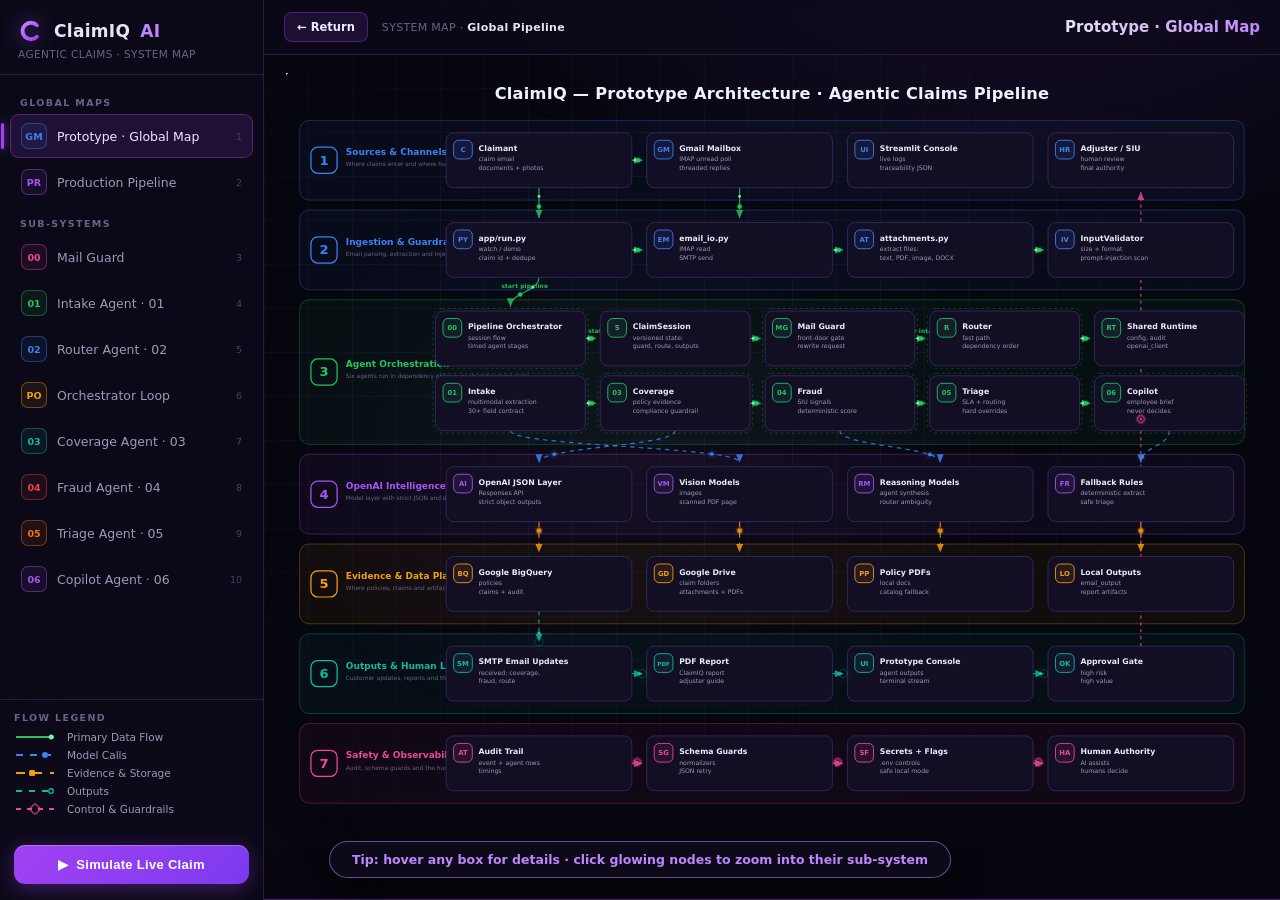
<file: claimiq_system_map.html>
<!DOCTYPE html>
<html lang="en">
<head>
<meta charset="UTF-8">
<meta name="viewport" content="width=device-width, initial-scale=1.0">
<title>ClaimIQ · Interactive System Map</title>
<style>
:root{
  color-scheme: dark;
  --bg:#06060e; --panel:#0d0b1a; --panel2:#120e24; --line:#251d42;
  --txt:#e8e4f4; --dim:#9f98b8; --faint:#6a6288;
  --green:#22c55e; --blue:#3b82f6; --amber:#f59e0b; --teal:#14b8a6; --pink:#ec4899; --purple:#a142f4; --violet:#c084fc;
}
*{margin:0;padding:0;box-sizing:border-box}
html,body{height:100%}
body{background:var(--bg);color:var(--txt);font-family:Inter,"Segoe UI",system-ui,Arial,sans-serif;overflow:hidden}
#bgfx{position:fixed;inset:0;z-index:0;pointer-events:none;
  background:
   radial-gradient(1000px 600px at 80% -10%, rgba(161,66,244,.13), transparent 60%),
   radial-gradient(900px 700px at -10% 110%, rgba(236,72,153,.07), transparent 60%),
   radial-gradient(700px 500px at 50% 50%, rgba(192,132,252,.05), transparent 60%);}
#bgfx::after{content:"";position:absolute;inset:0;
  background-image:linear-gradient(rgba(192,132,252,.05) 1px,transparent 1px),linear-gradient(90deg,rgba(192,132,252,.05) 1px,transparent 1px);
  background-size:44px 44px;mask-image:radial-gradient(ellipse at 50% 40%,#000 30%,transparent 75%);
  animation:gridDrift 24s linear infinite}
@keyframes gridDrift{to{background-position:44px 44px}}

#app{position:relative;z-index:1;display:flex;height:100vh}

/* ============ SIDEBAR ============ */
#sidebar{width:264px;min-width:264px;height:100%;display:flex;flex-direction:column;
  background:rgba(13,11,26,.88);backdrop-filter:blur(14px);border-right:1px solid var(--line)}
#brand{padding:18px 18px 14px;border-bottom:1px solid var(--line)}
#brand h1{font-size:17px;font-weight:800;letter-spacing:.3px;display:flex;align-items:center;gap:10px}
#brand h1 .logomark{width:26px;height:26px;flex-shrink:0;filter:drop-shadow(0 0 10px rgba(161,66,244,.7));animation:brandPulse 2.6s ease-in-out infinite}
@keyframes brandPulse{50%{filter:drop-shadow(0 0 18px rgba(192,132,252,.95))}}
#brand p{font-size:10.5px;color:var(--faint);margin-top:4px;letter-spacing:.4px}
#nav{flex:1;overflow-y:auto;padding:10px 10px 6px}
#nav::-webkit-scrollbar{width:5px}#nav::-webkit-scrollbar-thumb{background:var(--line);border-radius:3px}
.navhead{font-size:9.5px;font-weight:700;color:var(--faint);letter-spacing:1.4px;padding:12px 10px 6px}
.navitem{display:flex;align-items:center;gap:10px;padding:8px 10px;border-radius:9px;cursor:pointer;
  font-size:12.5px;color:var(--dim);border:1px solid transparent;transition:all .18s;margin-bottom:2px;position:relative}
.navitem:hover{background:rgba(161,66,244,.09);color:var(--txt);transform:translateX(3px)}
.navitem.active{background:rgba(161,66,244,.14);border-color:rgba(161,66,244,.38);color:#ede9fe}
.navitem.active::before{content:"";position:absolute;left:-10px;top:20%;height:60%;width:3px;border-radius:2px;background:var(--purple);box-shadow:0 0 8px var(--purple)}
.navitem .ic{width:26px;height:26px;border-radius:7px;display:flex;align-items:center;justify-content:center;
  font-size:9.5px;font-weight:800;flex-shrink:0;border:1px solid}
.navitem.simhot .ic{animation:icPulse 1s ease-in-out infinite}
@keyframes icPulse{50%{transform:scale(1.18);filter:brightness(1.6)}}
#legend{padding:12px 14px;border-top:1px solid var(--line)}
#legend h3{font-size:9.5px;font-weight:700;color:var(--faint);letter-spacing:1.4px;margin-bottom:8px}
.lrow{display:flex;align-items:center;gap:9px;margin-bottom:6px;font-size:10.5px;color:var(--dim)}
.lrow svg{flex-shrink:0}
#simbtn{margin:12px 14px 16px;padding:12px;border:none;border-radius:11px;cursor:pointer;
  font-size:13px;font-weight:800;letter-spacing:.3px;color:#fff;
  background:linear-gradient(135deg,#a142f4,#7c3aed);
  box-shadow:0 4px 20px rgba(161,66,244,.35), inset 0 1px 0 rgba(255,255,255,.25);
  transition:all .2s;display:flex;align-items:center;justify-content:center;gap:8px}
#simbtn:hover{transform:translateY(-2px);box-shadow:0 8px 28px rgba(161,66,244,.5)}
#simbtn.running{background:linear-gradient(135deg,#f87171,#ec4899);color:#1c0410;box-shadow:0 4px 20px rgba(236,72,153,.4)}

/* ============ STAGE ============ */
#stage{flex:1;display:flex;flex-direction:column;min-width:0}
#topbar{display:flex;align-items:center;gap:14px;padding:12px 20px;border-bottom:1px solid var(--line);
  background:rgba(13,11,26,.7);backdrop-filter:blur(10px)}
#returnhome{display:flex;align-items:center;gap:7px;padding:7px 12px;border-radius:8px;
  font-size:11.5px;font-weight:800;color:#ede9fe;text-decoration:none;
  background:rgba(161,66,244,.12);border:1px solid rgba(161,66,244,.36);transition:all .18s;white-space:nowrap}
#returnhome:hover{background:rgba(161,66,244,.24);transform:translateX(-2px)}
#backbtn{display:none;align-items:center;gap:6px;padding:6px 12px;border-radius:8px;cursor:pointer;
  font-size:11.5px;font-weight:700;color:#c084fc;background:rgba(161,66,244,.12);border:1px solid rgba(161,66,244,.35);transition:all .18s}
#backbtn:hover{background:rgba(161,66,244,.25);transform:translateX(-2px)}
#backbtn.show{display:flex}
#crumb{font-size:11px;color:var(--faint);letter-spacing:.3px}
#crumb b{color:var(--txt);font-weight:700}
#viewtitle{font-size:15px;font-weight:800;margin-left:auto;background:linear-gradient(90deg,#e8e4f4,#c084fc);-webkit-background-clip:text;background-clip:text;color:transparent}
#viewport{flex:1;overflow:auto;position:relative;transition:transform .38s cubic-bezier(.5,0,.75,0),opacity .38s}
#viewport::-webkit-scrollbar{width:8px;height:8px}#viewport::-webkit-scrollbar-thumb{background:var(--line);border-radius:4px}
#viewport.zoomOut{transform:scale(1.9);opacity:0}
#viewport.zoomIn{animation:zin .55s cubic-bezier(.16,1,.3,1)}
@keyframes zin{from{transform:scale(.82);opacity:0}to{transform:scale(1);opacity:1}}
#canvasHolder{padding:18px 22px 30px;min-height:100%}
#canvas{width:100%;height:auto;display:block;max-width:1680px;margin:0 auto}

/* SVG element styling */
.band rect.bandbox{transition:filter .3s}
.band{animation:bandIn .7s cubic-bezier(.16,1,.3,1) both}
@keyframes bandIn{from{opacity:0;transform:translateY(26px)}to{opacity:1;transform:none}}
.node{cursor:default}
.node .nbox{transition:stroke .2s, filter .2s}
.node:hover .nbox{stroke:#c084fc;filter:url(#softglow)}
.node.linked{cursor:pointer}
.node.linked .nbox{stroke-dasharray:none}
.node.linked:hover .nbox{stroke:#fff;filter:url(#softglow)}
.node.linked .zoomhint{opacity:0;transition:opacity .2s}
.node.linked:hover .zoomhint{opacity:1}
.node.linked .linkring{animation:linkBreath 3s ease-in-out infinite}
@keyframes linkBreath{50%{opacity:.75}}
.node.sim-on .nbox{stroke-width:2.4;filter:url(#glow)}
.node.sim-on .simring{animation:simRing 1.1s ease-out infinite}
@keyframes simRing{0%{opacity:.9;transform:scale(1)}100%{opacity:0;transform:scale(1.13)}}
.simring{transform-box:fill-box;transform-origin:center;opacity:0}

/* edge base animations */
.e-green{}
.e-blue{stroke-dasharray:7 7;animation:dashFlow 1.1s linear infinite}
.e-amber{stroke-dasharray:9 8;animation:dashFlow 3.2s linear infinite, ambPulse 3.2s ease-in-out infinite}
.e-teal{stroke-dasharray:6 7;animation:dashFlow 1.5s linear infinite}
.e-pink{stroke-dasharray:5 6;animation:dashFlow 2s linear infinite, pinkFlash 2.4s ease-in-out infinite}
@keyframes dashFlow{to{stroke-dashoffset:-30}}
@keyframes ambPulse{50%{opacity:.45}}
@keyframes pinkFlash{0%,78%,100%{opacity:.85}86%{opacity:.25}92%{opacity:1}}
.elabel{font-size:9.5px;font-weight:700;letter-spacing:.2px}

/* ============ SIM HUD — LIVE CLAIM LOG (docked at bottom, never overlaps diagram) ============ */
#hud{flex-shrink:0;display:flex;align-items:stretch;overflow:hidden;
  background:rgba(13,11,26,.96);backdrop-filter:blur(16px);border-top:1px solid rgba(161,66,244,.4);
  box-shadow:0 -10px 34px rgba(0,0,0,.5);max-height:0;transition:max-height .45s cubic-bezier(.16,1,.3,1)}
#hud.show{max-height:176px}
#hud .hudtop{width:320px;min-width:320px;padding:12px 16px;border-right:1px solid var(--line);display:flex;flex-direction:column;gap:6px}
#hudtag{font-size:9px;font-weight:800;letter-spacing:1.6px;color:var(--faint)}
#hudphase{font-size:12.5px;font-weight:800;color:#c084fc;display:flex;align-items:center;gap:8px}
#hudphase .live{width:8px;height:8px;border-radius:50%;background:#f87171;animation:liveBlink 1s infinite;flex-shrink:0}
@keyframes liveBlink{50%{opacity:.25}}
#huddesc{font-size:10.5px;color:var(--dim);line-height:1.45;flex:1}
#hudbar{height:4px;background:var(--line);border-radius:2px;overflow:hidden}
#hudfill{height:100%;width:0%;background:linear-gradient(90deg,var(--purple),var(--violet),var(--teal));transition:width .5s;box-shadow:0 0 10px rgba(161,66,244,.8)}
#hudlog{flex:1;overflow-y:auto;padding:10px 16px;max-height:176px}
#hudlog::-webkit-scrollbar{width:4px}#hudlog::-webkit-scrollbar-thumb{background:var(--line)}
.logline{display:flex;gap:8px;align-items:flex-start;font-size:10.5px;color:var(--dim);padding:3.5px 0;
  animation:logIn .3s both}
@keyframes logIn{from{opacity:0;transform:translateX(14px)}to{opacity:1;transform:none}}
.logline .ldot{width:7px;height:7px;border-radius:50%;margin-top:3px;flex-shrink:0;box-shadow:0 0 8px currentColor}
.logline .lt{color:#cbd5e1}
.logline .lts{margin-left:auto;color:var(--faint);font-size:9px;flex-shrink:0;padding-top:1px}

/* toast */
#toast{position:absolute;bottom:22px;left:50%;transform:translate(-50%,80px);z-index:6;
  padding:10px 22px;border-radius:99px;font-size:12.5px;font-weight:700;
  background:rgba(13,11,26,.95);border:1px solid rgba(192,132,252,.5);color:#c084fc;
  box-shadow:0 8px 30px rgba(0,0,0,.5);transition:transform .45s cubic-bezier(.16,1,.3,1);pointer-events:none}
#toast.show{transform:translate(-50%,0)}

/* tooltip */
#tip{position:fixed;z-index:9;pointer-events:none;max-width:320px;padding:11px 13px;border-radius:11px;
  background:rgba(18,14,36,.98);border:1px solid rgba(161,66,244,.45);box-shadow:0 10px 34px rgba(0,0,0,.65);
  font-size:11px;color:var(--dim);opacity:0;transition:opacity .12s;line-height:1.55}
#tip b{color:var(--txt);font-size:12px;display:block;margin-bottom:3px}
#tip .tdet{display:block;color:#cfc8e6;margin-bottom:5px}
#tip .tchips{display:flex;flex-wrap:wrap;gap:4px}
#tip .tchips span{padding:2px 7px;border-radius:99px;font-size:9px;font-weight:700;letter-spacing:.2px;
  background:rgba(161,66,244,.12);border:1px solid rgba(161,66,244,.3);color:#c8b8ea}
#tip .go{color:#c084fc;font-weight:700;margin-top:6px;display:block}

@media (hover:hover) and (pointer:fine){
body.claimiq-cursor-enabled,
body.claimiq-cursor-enabled a,
body.claimiq-cursor-enabled button,
body.claimiq-cursor-enabled .navitem,
body.claimiq-cursor-enabled .node.linked{cursor:none}
.claimiq-cursor,.claimiq-cursor-dot{position:fixed;left:0;top:0;z-index:9999;pointer-events:none;opacity:0;
  transform:translate3d(var(--cursor-x,-120px),var(--cursor-y,-120px),0) translate(-50%,-50%);
  transition:opacity .18s ease,width .18s ease,height .18s ease,border-color .18s ease,background .18s ease}
.claimiq-cursor{width:20px;height:20px;border:1px solid rgba(216,180,254,.78);border-radius:50%;
  background:radial-gradient(circle,rgba(255,255,255,.28) 0 18%,transparent 20%),linear-gradient(135deg,rgba(216,180,254,.26),rgba(161,66,244,.12));
  box-shadow:0 0 14px rgba(216,180,254,.34),0 0 24px rgba(161,66,244,.2);backdrop-filter:blur(3px);mix-blend-mode:screen}
.claimiq-cursor::after{content:"";position:absolute;inset:5px;border:1px solid rgba(255,255,255,.35);border-radius:inherit}
.claimiq-cursor-dot{width:4px;height:4px;border-radius:50%;background:#f5e8ff;box-shadow:0 0 10px rgba(216,180,254,.82)}
body.claimiq-cursor-visible .claimiq-cursor,body.claimiq-cursor-visible .claimiq-cursor-dot{opacity:1}
body.claimiq-cursor-hover .claimiq-cursor{width:32px;height:32px;border-color:rgba(233,213,255,.88);
  background:radial-gradient(circle,rgba(255,255,255,.22) 0 20%,transparent 22%),linear-gradient(135deg,rgba(233,213,255,.34),rgba(161,66,244,.16))}
body.claimiq-cursor-pressed .claimiq-cursor{width:16px;height:16px}
}

@media (max-width:860px){#sidebar{width:210px;min-width:210px}}
</style>
</head>
<body>
<div id="bgfx"></div>
<div id="app">
  <aside id="sidebar">
    <div id="brand">
      <h1><svg class="logomark" viewBox="0 0 200 176" xmlns="http://www.w3.org/2000/svg" aria-hidden="true">
        <defs><linearGradient id="lgrad" x1="0" y1="0" x2="1" y2="1">
          <stop offset="0" stop-color="#c084fc"/><stop offset="1" stop-color="#a142f4"/>
        </linearGradient></defs>
        <path d="M 145.3 43.7 A 64 64 0 1 0 145.3 132.3" stroke="url(#lgrad)" stroke-width="30" stroke-linecap="round" fill="none"/>
      </svg>ClaimIQ <span style="color:var(--violet);font-weight:600">AI</span></h1>
      <p>AGENTIC CLAIMS · SYSTEM MAP</p>
    </div>
    <nav id="nav"></nav>
    <div id="legend">
      <h3>FLOW LEGEND</h3>
      <div id="legendrows"></div>
    </div>
    <button id="simbtn">▶&nbsp; Simulate Live Claim</button>
  </aside>
  <main id="stage">
    <div id="topbar">
      <a id="returnhome" href="index.html" aria-label="Return to ClaimIQ home">← Return</a>
      <div id="backbtn">← Global Map</div>
      <div id="crumb"></div>
      <div id="viewtitle"></div>
    </div>
    <div id="viewport"><div id="canvasHolder"><svg id="canvas" xmlns="http://www.w3.org/2000/svg"></svg></div></div>
    <div id="hud">
      <div class="hudtop">
        <div id="hudtag">LIVE CLAIM LOG</div>
        <div id="hudphase"><span class="live"></span><span id="hudphasetxt"></span></div>
        <div id="huddesc"></div>
        <div id="hudbar"><div id="hudfill"></div></div>
      </div>
      <div id="hudlog"></div>
    </div>
    <div id="toast"></div>
  </main>
</div>
<div id="tip"></div>

<script>
/* ================= TOKENS ================= */
const TOK={
  green:{c:'#22c55e', label:'Primary Data Flow', anim:'particles'},
  blue:{c:'#3b82f6', label:'Model Calls', anim:'pulse'},
  amber:{c:'#f59e0b', label:'Evidence & Storage', anim:'packet'},
  teal:{c:'#14b8a6', label:'Outputs', anim:'ripple'},
  pink:{c:'#ec4899', label:'Control & Guardrails', anim:'flash'}
};
const BANDC={blue:'#3b82f6',green:'#22c55e',purple:'#a855f7',teal:'#14b8a6',pink:'#ec4899',amber:'#f59e0b'};

/* ================= VIEW DATA ================= */
/* n: [id, badge, title, [sublines], linkViewId?] */
const VIEWS=[
{id:'prototype',nav:'Prototype · Global Map',title:'ClaimIQ — Prototype Architecture · Agentic Claims Pipeline',group:'GLOBAL MAPS',icon:'GM',iconc:'#3b82f6',
 rows:[
  {n:'1',label:'Sources & Channels',color:'blue',desc:'Where claims enter and where humans watch',nodes:[
    ['pr_c','C','Claimant',['claim email','documents + photos']],
    ['pr_gm','GM','Gmail Mailbox',['IMAP unread poll','threaded replies']],
    ['pr_ui','UI','Streamlit Console',['live logs','traceability JSON']],
    ['pr_hr','HR','Adjuster / SIU',['human review','final authority']]]},
  {n:'2',label:'Ingestion & Guardrails',color:'blue',desc:'Email parsing, extraction and injection defense',nodes:[
    ['pr_py','PY','app/run.py',['watch / demo','claim id + dedupe']],
    ['pr_em','EM','email_io.py',['IMAP read','SMTP send']],
    ['pr_at','AT','attachments.py',['extract files:','text, PDF, image, DOCX']],
    ['pr_iv','IV','InputValidator',['size + format','prompt-injection scan']]]},
  {n:'3',label:'Agent Orchestration',color:'green',desc:'Six agents run in dependency order over shared session state',nodes:[
    ['pr_00','00','Pipeline Orchestrator',['session flow','timed agent stages'],'orchestrator'],
    ['pr_s','S','ClaimSession',['versioned state:','guard, route, outputs']],
    ['pr_mg','MG','Mail Guard',['front-door gate','rewrite request'],'mailguard'],
    ['pr_r','R','Router',['fast path','dependency order'],'router'],
    ['pr_rt','RT','Shared Runtime',['config, audit','openai_client']]],
   nodes2:[
    ['pr_01','01','Intake',['multimodal extraction','30+ field contract'],'intake'],
    ['pr_03','03','Coverage',['policy evidence','compliance guardrail'],'coverage'],
    ['pr_04','04','Fraud',['SIU signals','deterministic score'],'fraud'],
    ['pr_05','05','Triage',['SLA + routing','hard overrides'],'triage'],
    ['pr_06','06','Copilot',['employee brief','never decides'],'copilot']]},
  {n:'4',label:'OpenAI Intelligence',color:'purple',desc:'Model layer with strict JSON and deterministic fallbacks',nodes:[
    ['pr_json','AI','OpenAI JSON Layer',['Responses API','strict object outputs']],
    ['pr_vis','VM','Vision Models',['images','scanned PDF page']],
    ['pr_res','RM','Reasoning Models',['agent synthesis','router ambiguity']],
    ['pr_fbr','FR','Fallback Rules',['deterministic extract','safe triage']]]},
  {n:'5',label:'Evidence & Data Plane',color:'amber',desc:'Where policies, claims and artifacts live',nodes:[
    ['pr_bq','BQ','Google BigQuery',['policies','claims + audit']],
    ['pr_gd','GD','Google Drive',['claim folders','attachments + PDFs']],
    ['pr_pdf','PP','Policy PDFs',['local docs','catalog fallback']],
    ['pr_lo','LO','Local Outputs',['email_output','report artifacts']]]},
  {n:'6',label:'Outputs & Human Loop',color:'teal',desc:'Customer updates, reports and the approval gate',nodes:[
    ['pr_sm','SM','SMTP Email Updates',['received; coverage,','fraud, route']],
    ['pr_rep','PDF','PDF Report',['ClaimIQ report','adjuster guide']],
    ['pr_con','UI','Prototype Console',['agent outputs','terminal stream']],
    ['pr_ok','OK','Approval Gate',['high risk','high value']]]},
  {n:'7',label:'Safety & Observability',color:'pink',desc:'Audit, schema guards and the human authority rule',nodes:[
    ['pr_audit','AT','Audit Trail',['event + agent rows','timings']],
    ['pr_sch','SG','Schema Guards',['normalizers','JSON retry']],
    ['pr_sec','SF','Secrets + Flags',['.env controls','safe local mode']],
    ['pr_hum','HA','Human Authority',['AI assists','humans decide']]]}],
 edges:[
  ['pr_c','pr_gm','green'],['pr_gm','pr_em','green'],['pr_c','pr_py','green'],
  ['pr_py','pr_em','green'],['pr_em','pr_at','green'],['pr_at','pr_iv','green'],
  ['pr_py','pr_00','green','start pipeline'],['pr_00','pr_s','green','set state'],
  ['pr_s','pr_mg','green'],['pr_mg','pr_r','green','after intake'],['pr_r','pr_rt','green'],
  ['pr_01','pr_03','green'],['pr_03','pr_04','green'],['pr_04','pr_05','green'],['pr_05','pr_06','green'],
  ['pr_01','pr_vis','blue'],['pr_03','pr_json','blue'],['pr_04','pr_res','blue'],['pr_06','pr_fbr','blue'],
  ['pr_json','pr_bq','amber'],['pr_vis','pr_gd','amber'],['pr_res','pr_pdf','amber'],['pr_fbr','pr_lo','amber'],
  ['pr_bq','pr_sm','teal'],['pr_sm','pr_rep','teal'],['pr_rep','pr_con','teal'],['pr_con','pr_ok','teal'],
  ['pr_ok','pr_hr','pink','escalation'],
  ['pr_audit','pr_sch','pink'],['pr_sch','pr_sec','pink'],['pr_sec','pr_hum','pink']]},

{id:'production',nav:'Production Pipeline',title:'ClaimIQ — Production Architecture · OpenAI Agentic Pipeline',group:'GLOBAL MAPS',icon:'PR',iconc:'#a855f7',
 rows:[
  {n:'1',label:'Sources & Channels',color:'blue',desc:'Claim entry channels and human reviewers',nodes:[
    ['q_c','C','Claimant',['submit claim','email + attachments']],
    ['q_gm','GM','Gmail Mailbox',['IMAP','unread poll']],
    ['q_hr','HR','Adjuster / SIU',['reviews','approves']]]},
  {n:'2',label:'Ingestion & Guardrails',color:'blue',desc:'Parse, extract, classify and validate every input',nodes:[
    ['q_py','PY','app/run.py',['poll · watch · demo']],
    ['q_em','EM','email_io.py',['IMAP read','SMTP send']],
    ['q_at','AT','attachments.py',['extract + classify','(vision + text)']],
    ['q_iv','IV','InputValidator',['size · format','injection scan']]]},
  {n:'3',label:'Agent Orchestration',color:'green',desc:'Session-based agent pipeline with enforced order',nodes:[
    ['q_00','PO','Pipeline Orchestrator',['session-based','dependency order'],'orchestrator'],
    ['q_s','CS','ClaimSession',['select agents','immutable · versioned']],
    ['q_mg','00','Mail Guard',['4 required fields','rewrite'],'mailguard'],
    ['q_r','02','Router',['fast-path','LLM select'],'router'],
    ['q_rt','RT','Shared Runtime',['config · audit','openai + google clients']]],
   nodes2:[
    ['q_01','01','Intake',['30+ assessment fields','deterministic fallback'],'intake'],
    ['q_03','03','Coverage',['infer policy · itemize','deterministic fallback'],'coverage'],
    ['q_04','04','Fraud',['evidence + PDF → score','immutable before LLM'],'fraud'],
    ['q_05','05','Triage',['adjuster guide · routing','hard emergency override'],'triage'],
    ['q_06','06','Copilot',['multi-role brief · letters','assists, never decides'],'copilot']]},
  {n:'4',label:'OpenAI Intelligence Layer',color:'purple',desc:'Right-sized models per task with structured outputs',nodes:[
    ['q_api','AI','OpenAI Responses API',['structured JSON','deterministic fallback']],
    ['q_4o','4o','gpt-4o-mini',['text · vision']],
    ['q_o4','o4','o4-mini',['agent reasoning']],
    ['q_55','55','gpt-5.5',['router · orchestrator']]]},
  {n:'5',label:'Google Cloud Data Plane',color:'amber',desc:'BigQuery, Drive, Forms and Looker analytics',nodes:[
    ['q_bq','BQ','Google BigQuery',['claim_master · outputs','audit_trail · policies']],
    ['q_gd','GD','Google Drive',['attachments +','adjuster PDF']],
    ['q_gf','GF','Google Forms',['decision → BigQuery']],
    ['q_ls','LS','Looker Studio',['reads BigQuery views']]]},
  {n:'6',label:'Notifications & Human Loop',color:'teal',desc:'Emails, approval gate, console and reviewer site',nodes:[
    ['q_sm','SM','SMTP Email Updates',['ack · coverage · fraud','assessment + PDF']],
    ['q_ag','AG','Approval Gate',['mandatory for high-risk','and high-value claims']],
    ['q_st','UI','Streamlit Console',['traceability JSON','live logs · timings']],
    ['q_rw','WW','Reviewer Website',['static site','playground + docs']]]},
  {n:'7',label:'Security & Observability',color:'pink',desc:'Audit, IAM, logging and human authority',nodes:[
    ['q_au','AT','Audit Trail',['logs every','agent decision']],
    ['q_iam','IAM','IAM · Secrets',['.env credential','isolation']],
    ['q_cl','CL','Cloud Logging',['durations','statuses']],
    ['q_ha','HA','Human Authority',['AI assists,','never decides']]]}],
 edges:[
  ['q_c','q_py','green','submit claim'],['q_gm','q_em','green','unread poll'],
  ['q_py','q_em','green'],['q_em','q_at','green'],['q_at','q_iv','green'],
  ['q_py','q_00','green','start pipeline'],['q_00','q_s','green','select agents'],
  ['q_s','q_mg','green'],['q_mg','q_r','green','route'],['q_r','q_rt','green'],
  ['q_01','q_03','green','brief + report'],['q_03','q_04','green','evidence + PDF'],
  ['q_04','q_05','green','route'],['q_05','q_06','green'],
  ['q_01','q_4o','blue'],['q_03','q_api','blue'],['q_04','q_o4','blue'],['q_06','q_55','blue'],
  ['q_api','q_bq','amber','write claim + audit'],['q_bq','q_gd','amber'],['q_gd','q_gf','amber'],['q_gf','q_ls','amber','reads views'],
  ['q_bq','q_sm','teal'],['q_sm','q_ag','teal'],['q_ag','q_st','teal'],['q_st','q_rw','teal'],
  ['q_ag','q_hr','pink','human verdict'],
  ['q_au','q_iam','pink'],['q_iam','q_cl','pink'],['q_cl','q_ha','pink']]},

{id:'mailguard',nav:'Mail Guard',title:'ClaimIQ — Mail Guard Architecture',group:'SUB-SYSTEMS',icon:'00',iconc:'#ec4899',
 rows:[
  {n:'1',label:'Inputs',color:'blue',nodes:[
    ['m_sb','SB','Subject',['email subject','thread context']],
    ['m_txt','TXT','Email Body',['free-form claim','customer text']],
    ['m_dt','DT','Current Date',['future-date check','UTC date']],
    ['m_req','REQ','Required Fields',['name, policy','date, place, details']]]},
  {n:'2',label:'Core Processing',color:'green',nodes:[
    ['m_p','P','Guard Prompt',['binary proceed/rewrite','spam + vague inquiry','single-claim quality']],
    ['m_ai','AI','OpenAI Path',['generate.json','fixed schema']],
    ['m_n','N','Normalize Result',['action defaults','rewrite template','empty text guard']]]},
  {n:'3',label:'Decision & Fallbacks',color:'purple',nodes:[
    ['m_fb','FB','Deterministic Guard',['keyword density','policy/date regex','general inquiry catch']],
    ['m_fd','FD','Date Correction',['ordinal dates','non-future override','avoid false stop']],
    ['m_d','D','Guard Decision',['proceed','rewrite_request']]]},
  {n:'4',label:'Outputs',color:'teal',nodes:[
    ['m_go','GO','Proceed To Intake',['orchestrator continues','audit completed']],
    ['m_rw','RW','Rewrite Reply',['structured form','missing fields']],
    ['m_st','ST','Pipeline Stop',['status rewrite_required','customer resubmits']]]},
  {n:'5',label:'Safety & Traceability',color:'pink',nodes:[
    ['m_bd','BD','Boundary',['no coverage/fraud','front-door only']],
    ['m_au','AU','Traceability',['reason + confidence','missing fields']],
    ['m_sf','SF','Safety Posture',['reject spam/vague','accept complete claims']]]}],
 edges:[
  ['m_sb','m_txt','green'],['m_txt','m_dt','green'],['m_dt','m_req','green'],
  ['m_txt','m_p','green'],['m_p','m_ai','blue'],['m_ai','m_n','green'],
  ['m_ai','m_fb','blue','on error'],['m_fb','m_fd','green'],['m_fd','m_d','green'],['m_n','m_d','green'],
  ['m_d','m_go','pink','proceed'],['m_d','m_rw','teal','rewrite'],['m_rw','m_st','green'],
  ['m_go','m_bd','pink'],['m_rw','m_au','pink'],['m_st','m_sf','pink']]},

{id:'intake',nav:'Intake Agent · 01',title:'ClaimIQ — Intake Architecture',group:'SUB-SYSTEMS',icon:'01',iconc:'#22c55e',
 rows:[
  {n:'1',label:'Inputs',color:'blue',nodes:[
    ['i_em','EM','Claim Email',['free-form text','6000 char prompt cap']],
    ['i_up','UP','Uploaded Docs',['bytes + mime','images, PDF, text']],
    ['i_ds','DS','Existing Summary',['attachments.py output','optional context']],
    ['i_js','JS','Strict Schema',['30+ fields','no extra keys']]]},
  {n:'2',label:'Core Processing',color:'green',nodes:[
    ['i_m','M','Modality Split',['image → vision','PDF/text → text','scanned PDF render']],
    ['i_pd','PD','Per-Document JSON',['document.type','fields, quality','risk signals']],
    ['i_mg','MG','Merge Summaries',['dedupe filenames','preserve risk','modalities']],
    ['i_ai','AI','Reasoning Extract',['claim facts','conflicts','next agent hint']]]},
  {n:'3',label:'Decision & Fallbacks',color:'purple',nodes:[
    ['i_fb','FB','Deterministic Extract',['policy/date/amount','document aliases','claim type']],
    ['i_en','EN','Enrich Contract',['backfill fields','missing info logic','risk merge']],
    ['i_rc','RC','Reconcile Result',['amount promotion','document evidence','status correction']],
    ['i_st','ST','Status Gate',['complete','needs_review','incomplete']]]},
  {n:'4',label:'Outputs',color:'teal',nodes:[
    ['i_out','OUT','Structured Claim',['claimant, policy','date, amount, type']],
    ['i_doc','DOC','Documents Summary',['per document','quality + signals']],
    ['i_r','R','Router Input',['intake_status','missing docs']],
    ['i_siu','SIU','Fraud Evidence',['risk_indicators','document signals']]]},
  {n:'5',label:'Safety & Traceability',color:'pink',nodes:[
    ['i_bd','BD','Boundary',['extract facts only','no adjudication']],
    ['i_q','Q','Quality Gate',['missing docs','low confidence']],
    ['i_au','AU','Audit Output',['agent_started','agent_completed']]]}],
 edges:[
  ['i_em','i_m','green'],['i_up','i_m','green'],['i_ds','i_mg','green'],['i_js','i_ai','green'],
  ['i_m','i_pd','blue'],['i_pd','i_mg','green'],['i_mg','i_ai','blue'],
  ['i_ai','i_fb','blue','on error'],['i_fb','i_en','green'],['i_en','i_rc','green'],['i_rc','i_st','green'],['i_ai','i_en','green'],
  ['i_st','i_out','teal'],['i_out','i_doc','teal'],['i_doc','i_r','teal'],['i_r','i_siu','teal'],
  ['i_out','i_bd','pink'],['i_doc','i_q','pink'],['i_r','i_au','pink']]},

{id:'router',nav:'Router Agent · 02',title:'ClaimIQ — Router Architecture',group:'SUB-SYSTEMS',icon:'02',iconc:'#3b82f6',
 rows:[
  {n:'1',label:'Inputs',color:'blue',nodes:[
    ['r_s','S','ClaimSession',['snapshot','outputs + docs']],
    ['r_in','01','Intake Output',['status','missing info']],
    ['r_env','ENV','Router Flags',['ROUTER_ALWAYS_LLM','model env vars']]]},
  {n:'2',label:'Core Processing',color:'green',nodes:[
    ['r_pa','PA','Pause Check',['intake_status incomplete','no downstream agents','customer doc request']],
    ['r_fp','FP','Deterministic Fast Path',['complete/needs_review','select all four agents']],
    ['r_ai','AI','Ambiguous LLM Path',['choose_with_openai','session snapshot']]]},
  {n:'3',label:'Decision & Fallbacks',color:'purple',nodes:[
    ['r_fb','FB','Fallback Route',['policy present','risk/amount/date','human review if sparse']],
    ['r_dep','DEP','Dependency Enforcer',['triage needs coverage+fraud','copilot needs triage']],
    ['r_n','N','Normalize Route',['next_agent','claim_status','confidence']]]},
  {n:'4',label:'Outputs',color:'teal',nodes:[
    ['r_sel','SEL','selected_agents',['coverage, fraud','triage, copilot']],
    ['r_req','REQ','Document Request',['pending_customer_docs','missing_inputs']],
    ['r_lo','LO','Orchestrator Loop',['runs in order','records timing']]]},
  {n:'5',label:'Safety & Traceability',color:'pink',nodes:[
    ['r_bd','BD','Boundary',['selects agents only','does not adjudicate']],
    ['r_dt','DT','Cost Control',['skip LLM on fixed policy','LLM only ambiguous']],
    ['r_au','AU','Audit',['route_selected','reason + confidence']]]}],
 edges:[
  ['r_s','r_in','green'],['r_in','r_env','green'],['r_in','r_pa','green'],
  ['r_pa','r_fp','green','not incomplete'],['r_fp','r_ai','blue','if forced/ambiguous'],
  ['r_pa','r_fb','blue','on error'],['r_fp','r_dep','green'],['r_ai','r_dep','green'],
  ['r_fb','r_dep','green'],['r_dep','r_n','green'],
  ['r_fb','r_sel','teal'],['r_sel','r_req','teal'],['r_req','r_lo','teal'],
  ['r_dep','r_req','pink'],['r_n','r_lo','pink'],
  ['r_sel','r_bd','pink'],['r_req','r_dt','pink'],['r_lo','r_au','pink']]},

{id:'orchestrator',nav:'Orchestrator Loop',title:'ClaimIQ — Orchestrator Architecture',group:'SUB-SYSTEMS',icon:'PO',iconc:'#f59e0b',
 rows:[
  {n:'1',label:'Inputs',color:'blue',nodes:[
    ['o_in','IN','Caller',['app/run.py or CLI','claim_id + email']],
    ['o_doc','DOC','Document Context',['documents_summary','uploaded_documents']],
    ['o_cfg','CFG','Runtime Options',['send_emails','thread id']]]},
  {n:'2',label:'Core Processing',color:'green',nodes:[
    ['o_s','S','ClaimSession',['frozen state object','guard, route, outputs','timings + errors']],
    ['o_iv','IV','InputValidator',['non-fatal validation','rewrite on bad input']],
    ['o_au','AU','Audit Start',['pipeline_started','stage events']]]},
  {n:'3',label:'Decision & Fallbacks',color:'purple',nodes:[
    ['o_mg','MG','Mail Guard',['evaluate email','stop if rewrite'],'mailguard'],
    ['o_it','01','Intake',['extract claim facts','pause if error'],'intake'],
    ['o_rt','R','Router',['selected_agents','dependency order'],'router'],
    ['o_lp','SL','Stage Loop',['coverage → fraud','triage → copilot']]]},
  {n:'4',label:'Outputs',color:'teal',nodes:[
    ['o_sm','SM','Stage Emails',['coverage update','fraud alert route']],
    ['o_pdf','PDF','Conditional PDF',['human approval','risk/value triggers']],
    ['o_out','OUT','Pipeline Summary',['workflow_state','outputs + errors']]]},
  {n:'5',label:'Safety & Traceability',color:'pink',nodes:[
    ['o_ha','HA','Human Boundary',['AI assists only','no final settlement']],
    ['o_tm','TM','Per-Agent Timing',['started/completed','duration_ms']],
    ['o_af','AF','Audit Finish',['pipeline_completed','report flag']]]}],
 edges:[
  ['o_in','o_s','green'],['o_doc','o_s','green'],['o_cfg','o_s','green'],
  ['o_s','o_iv','green'],['o_iv','o_au','green'],
  ['o_s','o_mg','green'],['o_mg','o_it','pink','proceed'],['o_it','o_rt','green'],['o_rt','o_lp','green'],
  ['o_lp','o_sm','teal'],['o_sm','o_pdf','teal'],['o_pdf','o_out','teal'],
  ['o_mg','o_sm','pink','rewrite / stop'],
  ['o_sm','o_ha','pink'],['o_pdf','o_tm','pink'],['o_out','o_af','pink'],
  ['o_s','o_au','amber','stage events']]},

{id:'coverage',nav:'Coverage Agent · 03',title:'ClaimIQ — Coverage Architecture',group:'SUB-SYSTEMS',icon:'03',iconc:'#14b8a6',
 rows:[
  {n:'1',label:'Inputs',color:'blue',nodes:[
    ['c_in','01','Intake Facts',['policy, type, date','amount + documents']],
    ['c_pol','POL','Policy Number',['customer policy id','reference profile id']],
    ['c_cfg','CFG','Catalog Source',['bigquery/local/auto','policy docs']]]},
  {n:'2',label:'Core Processing',color:'green',nodes:[
    ['c_bq','BQ','Policy Lookup',['BigQuery policies','safe empty fallback']],
    ['c_cat','CAT','Policy Catalog',['policy.documents table','local PDF fallback']],
    ['c_ev','E','Evidence Builder',['claim-type match','section snippets','search terms']]]},
  {n:'3',label:'Decision & Fallbacks',color:'purple',nodes:[
    ['c_ref','REF','Reference Policy',['sample profile','only with citation']],
    ['c_ai','AI','Coverage Reasoner',['policy-only logic','limits + exclusions','strict JSON']],
    ['c_fb','FB','Deterministic Coverage',['active dates','covered peril','waiting period']]]},
  {n:'4',label:'Outputs',color:'teal',nodes:[
    ['c_ir','IR','Compliance Guard',['citations required','appeals process']],
    ['c_cal','CAL','Calculation Method',['sum insured','deductible, limits']],
    ['c_out','OUT','Coverage Output',['covered/not/needs_review','manual review flag']]]},
  {n:'5',label:'Safety & Traceability',color:'pink',nodes:[
    ['c_bd','BD','Boundary',['coverage only','no fraud or triage']],
    ['c_dn','DN','Denial Safeguard',['specific clause required','no prohibited basis']],
    ['c_au','AU','Audit',['agent output','duration_ms']]]}],
 edges:[
  ['c_in','c_pol','green'],['c_pol','c_cfg','green'],
  ['c_in','c_bq','amber'],['c_pol','c_cat','amber'],
  ['c_bq','c_cat','green'],['c_cat','c_ev','green'],['c_bq','c_ref','green'],
  ['c_ev','c_ai','blue'],['c_ai','c_fb','blue','fallback if error'],
  ['c_ai','c_ir','green'],['c_fb','c_cal','green'],
  ['c_ir','c_cal','green'],['c_cal','c_out','teal'],
  ['c_ir','c_dn','pink'],['c_out','c_au','pink'],['c_ref','c_bd','pink']]},

{id:'fraud',nav:'Fraud Agent · 04',title:'ClaimIQ — Fraud Architecture',group:'SUB-SYSTEMS',icon:'04',iconc:'#ef4444',
 rows:[
  {n:'1',label:'Inputs',color:'blue',nodes:[
    ['f_ev','01','Intake Evidence',['facts + docs','risk indicators']],
    ['f_cov','03','Coverage Context',['policy dates','limits']],
    ['f_id','ID','Claim ID',['exclude self','duplicate lookup']]]},
  {n:'2',label:'Core Processing',color:'green',nodes:[
    ['f_dup','BQ','Duplicate Lookup',['claims_master','same sender/type/date','90 day window']],
    ['f_sig','SIG','Signal Engine',['weights by claim type','identity, timeline','document, billing']],
    ['f_wl','WL','Benchmarks + Watchlists',['provider risk','price outliers']]]},
  {n:'3',label:'Decision & Fallbacks',color:'purple',nodes:[
    ['f_sc','100','Deterministic Score',['cap at 100','risk_level','recommended_action']],
    ['f_ai','AI','SIU Explanation',['do not rescore','explain evidence','no accusation']],
    ['f_fb','FB','Deterministic Brief',['if OpenAI fails','same score/action']]]},
  {n:'4',label:'Outputs',color:'teal',nodes:[
    ['f_out','OUT','Fraud Output',['score, level','signals + duplicates']],
    ['f_act','ACT','Investigation Action',['continue, request docs','refer, hold pending SIU']],
    ['f_tri','05','Triage Input',['fraud_score','human approval reasons']]]},
  {n:'5',label:'Safety & Traceability',color:'pink',nodes:[
    ['f_bd','BD','Boundary',['investigation priority','not final fraud finding']],
    ['f_lk','LK','Immutable Scoring',['LLM cannot change','signals preserved']],
    ['f_au','AU','Audit',['agent_completed','fraud_score']]]}],
 edges:[
  ['f_ev','f_cov','green'],['f_cov','f_id','green'],
  ['f_id','f_dup','amber','evidence'],['f_dup','f_sig','green'],['f_wl','f_sig','green'],
  ['f_sig','f_sc','green'],['f_sc','f_ai','blue'],['f_ai','f_fb','blue','on error'],
  ['f_sc','f_out','green'],['f_fb','f_act','green'],
  ['f_out','f_act','teal'],['f_act','f_tri','teal'],
  ['f_out','f_bd','pink'],['f_sc','f_lk','pink'],['f_tri','f_au','pink']]},

{id:'triage',nav:'Triage Agent · 05',title:'ClaimIQ — Triage Architecture',group:'SUB-SYSTEMS',icon:'05',iconc:'#f97316',
 rows:[
  {n:'1',label:'Inputs',color:'blue',nodes:[
    ['t_in','01','Intake',['claim type','clinical facts']],
    ['t_cov','03','Coverage',['status','manual review']],
    ['t_fr','04','Fraud',['score','signals']]]},
  {n:'2',label:'Core Processing',color:'green',nodes:[
    ['t_hr','HR','Approval Reasons',['high fraud','coverage review','high value/type']],
    ['t_cl','CL','Clinical Assessment',['emergency terms','vitals','specialist mapping']],
    ['t_nm','NM','Non-Medical Urgency',['total loss','stranded/displaced','domain reviewer']]]},
  {n:'3',label:'Decision & Fallbacks',color:'purple',nodes:[
    ['t_ai','AI','Triage Synthesis',['UM reviewer role','clinical urgency','not coverage/fraud']],
    ['t_fb','FB','Safe Triage',['hard-rule fallback','SLA map','priority/color']],
    ['t_ov','OV','Hard Overrides',['no downgrades','emergency stays red','medical docs request']]]},
  {n:'4',label:'Outputs',color:'teal',nodes:[
    ['t_out','OUT','Routing Output',['route + priority','triage_color']],
    ['t_sla','SLA','SLA + Specialist',['sla_hours','reviewer type']],
    ['t_ok','OK','Human Approval',['required flag','reason list']]]},
  {n:'5',label:'Safety & Traceability',color:'pink',nodes:[
    ['t_bd','BD','Boundary',['does not decide coverage','does not decide fraud']],
    ['t_fl','FL','Clinical Flags',['mismatch, vitals','missing evidence']],
    ['t_au','AU','Audit',['routing payload','duration_ms']]]}],
 edges:[
  ['t_in','t_cov','green'],['t_cov','t_fr','green'],
  ['t_in','t_hr','green'],['t_in','t_cl','green'],['t_cl','t_nm','green'],
  ['t_hr','t_ai','blue'],['t_ai','t_fb','blue','fallback if error'],
  ['t_cl','t_fb','green'],['t_fb','t_ov','green'],['t_nm','t_ov','green'],
  ['t_fb','t_out','green'],['t_out','t_sla','green'],['t_sla','t_ok','green'],
  ['t_ov','t_ok','pink'],['t_sla','t_fl','pink'],['t_ok','t_au','pink'],['t_out','t_bd','pink']]},

{id:'copilot',nav:'Copilot Agent · 06',title:'ClaimIQ — Copilot Architecture',group:'SUB-SYSTEMS',icon:'06',iconc:'#a855f7',
 rows:[
  {n:'1',label:'Inputs',color:'blue',desc:'Claims data enters the copilot pipeline',nodes:[
    ['p_in','01','Intake',['claim facts','documents']],
    ['p_cov','03','Coverage',['policy position','citations']],
    ['p_fr','04','Fraud',['signals','risk action']],
    ['p_tr','05','Triage',['route','SLA + approval']]]},
  {n:'2',label:'Core Processing',color:'green',desc:'Copilot synthesizes insights and evidence',nodes:[
    ['p_ai','AI','Brief Synthesis',['employee copilot','strict JSON','use supplied outputs']],
    ['p_fb','FB','Fallback Brief',['claim details','coverage/fraud/routing','open questions']],
    ['p_ev','EV','Evidence Log',['agent status','completed_at']]]},
  {n:'3',label:'Decision & Fallbacks',color:'purple',desc:'Copilot drafts and recommends — never decides',nodes:[
    ['p_en','EN','Enrich Contract',['citations','plain English','role assistance']],
    ['p_tl','TL','Timeline + Next Steps',['claim chronology','missing items','review actions']],
    ['p_lt','LT','Generated Drafts',['document request','hospital clarification','internal note']]]},
  {n:'4',label:'Outputs',color:'teal',desc:'Copilot delivers actionable outputs for humans',nodes:[
    ['p_md','MD','Adjuster Markdown',['human boundary','claim snapshot']],
    ['p_pdf','PDF','Report Input',['PDF sections','evidence/citations']],
    ['p_to','TO','Recommended Tools',['RAG, calculator','letters, timeline']]]},
  {n:'5',label:'Safety & Traceability',color:'pink',desc:'Humans decide. Copilot never approves, denies, or settles.',nodes:[
    ['p_bd','BD','Decision Boundary',['does not approve','does not deny/settle']],
    ['p_rl','RL','Role Views',['claims, SIU','medical, audit']],
    ['p_au','AU','Audit',['agent_completed','triage_color']]]}],
 edges:[
  ['p_in','p_cov','green'],['p_cov','p_fr','green'],['p_fr','p_tr','green'],
  ['p_cov','p_ai','blue'],['p_ai','p_fb','blue','on error'],['p_fb','p_ev','green'],
  ['p_ai','p_en','green'],['p_en','p_tl','green'],['p_tl','p_lt','green'],
  ['p_en','p_md','pink'],['p_md','p_pdf','teal'],['p_pdf','p_to','teal'],
  ['p_md','p_bd','pink'],['p_to','p_au','pink']]}
];

/* ================= NODE DETAILS (shown on hover) ================= */
const DETAILS={
/* — Prototype global map — */
pr_c:'The policyholder. Submits a free-form claim email with documents and photos attached — the raw input for the entire pipeline.',
pr_gm:'Gmail inbox polled over IMAP for unread claim emails. Replies stay in the same thread so the customer sees one conversation.',
pr_ui:'Streamlit operator console streaming live pipeline logs and the full traceability JSON for every claim run.',
pr_hr:'Human adjuster or SIU investigator. Reviews AI output and holds final authority — no claim settles without them.',
pr_py:'Pipeline entrypoint. Runs in watch or demo mode, assigns claim IDs and dedupes repeat emails before processing.',
pr_em:'Email I/O module — reads claims over IMAP and sends customer status updates over SMTP.',
pr_at:'Attachment extractor. Pulls text, PDFs, images and DOCX files out of the email and normalizes them for the agents.',
pr_iv:'First guardrail: validates size and format and scans inbound text for prompt-injection attempts before any LLM sees it.',
pr_00:'The conductor. Creates the ClaimSession, runs agents in dependency order and times every stage.',
pr_s:'Versioned, immutable state object holding the guard decision, route, agent outputs and errors for one claim.',
pr_mg:'Front-door gate. Rejects spam and vague inquiries and asks the customer to rewrite incomplete claims.',
pr_r:'Decides which agents run. Deterministic fast path for clear claims, LLM only for ambiguous ones.',
pr_rt:'Shared runtime injected into all agents: config, audit logger and the OpenAI client.',
pr_01:'Multimodal extraction of the claim into a strict 30+ field contract — text, images and scanned PDFs.',
pr_03:'Matches the claim against real policy evidence with a compliance guardrail requiring clause citations.',
pr_04:'Deterministic fraud scoring plus SIU signals — the LLM explains the score but can never change it.',
pr_05:'Assigns urgency, SLA and routing with hard overrides so emergencies are never downgraded.',
pr_06:'Builds the adjuster brief, timeline and draft letters. Recommends only — never decides.',
pr_json:'OpenAI Responses API wrapper enforcing strict JSON object outputs with schema retry on malformed replies.',
pr_vis:'Vision models read photos and scanned PDF pages — damage photos, hospital bills, handwritten forms.',
pr_res:'Reasoning models handle agent synthesis and ambiguous routing decisions.',
pr_fbr:'Deterministic fallback rules keep the pipeline alive when the API fails: regex extraction and safe triage defaults.',
pr_bq:'BigQuery stores policies, claim records and the append-only audit trail.',
pr_gd:'Google Drive keeps a folder per claim with all attachments and generated PDFs.',
pr_pdf:'Local policy PDF documents used as a catalog fallback when BigQuery is unavailable.',
pr_lo:'Local output folder capturing sent emails and report artifacts for inspection.',
pr_sm:'Automated SMTP updates at each stage: received, coverage result, fraud alert and final route.',
pr_rep:'Generated ClaimIQ PDF report — the adjuster guide with evidence, citations and recommendations.',
pr_con:'Prototype console streaming agent outputs to the terminal in real time.',
pr_ok:'Mandatory approval gate for high-risk or high-value claims before anything is finalized.',
pr_audit:'Every event and agent decision is logged with timings — a fully replayable trail per claim.',
pr_sch:'Schema guards normalize LLM output and retry malformed JSON so downstream code never breaks.',
pr_sec:'Secrets and feature flags live in .env — safe local mode runs without cloud credentials.',
pr_hum:'The core principle: AI assists, humans decide. No agent can approve, deny or settle a claim.',
/* — Production global map — */
q_c:'Policyholder submitting the claim by email with attachments — the start of every pipeline run.',
q_gm:'Gmail mailbox polled over IMAP for unread claim emails.',
q_hr:'Adjuster / SIU reviewer — the final human authority on every claim.',
q_py:'Production entrypoint supporting poll, watch and demo modes.',
q_em:'IMAP reader and SMTP sender handling all customer email traffic.',
q_at:'Extracts and classifies attachments using vision for images and text parsing for documents.',
q_iv:'Validates size and format and scans for prompt injection before the pipeline starts.',
q_00:'Session-based orchestrator running agents in dependency order with per-stage timing.',
q_s:'Immutable, versioned session state — agents read snapshots and never mutate shared state.',
q_mg:'Front-door guard checking the 4 required fields; incomplete claims get a structured rewrite request.',
q_r:'Fast-path router with LLM selection only for ambiguous claims — a deliberate cost control.',
q_rt:'Shared runtime: config, audit logger, OpenAI and Google clients.',
q_01:'Extracts 30+ assessment fields from multimodal input with a deterministic fallback.',
q_03:'Infers the policy, itemizes coverage and falls back deterministically on API failure.',
q_04:'Builds evidence and the policy PDF into a deterministic score that is immutable before the LLM runs.',
q_05:'Produces the adjuster guide and routing with a hard emergency override.',
q_06:'Multi-role briefs and draft letters — assists staff, never makes decisions.',
q_api:'OpenAI Responses API with structured JSON outputs and deterministic fallback on failure.',
q_4o:'gpt-4o-mini handles high-volume text and vision extraction — fast and cost-efficient.',
q_o4:'o4-mini provides deeper reasoning for agent synthesis.',
q_55:'gpt-5.5 powers the router and orchestrator where judgment matters most.',
q_bq:'BigQuery datasets: claim_master, agent outputs, audit_trail and policies.',
q_gd:'Google Drive folder per claim holding attachments and the adjuster PDF.',
q_gf:'Google Forms captures the human decision and writes it back to BigQuery.',
q_ls:'Looker Studio dashboards read BigQuery views for portfolio-level analytics.',
q_sm:'Automated emails: acknowledgement, coverage result, fraud alert and final assessment with PDF.',
q_ag:'Mandatory human approval gate for high-risk and high-value claims.',
q_st:'Streamlit console with traceability JSON, live logs and stage timings.',
q_rw:'Static reviewer website with playground and documentation for judges and stakeholders.',
q_au:'Append-only audit trail logging every agent decision with inputs and outputs.',
q_iam:'IAM roles and .env secrets keep credentials isolated from code.',
q_cl:'Cloud Logging records stage durations and statuses for operations.',
q_ha:'Human authority principle — AI assists, never decides.',
/* — Mail Guard — */
m_sb:'Email subject line plus thread context — the first signal of what the message is about.',
m_txt:'The raw free-form claim text written by the customer.',
m_dt:'Current UTC date, used to catch claims dated in the future.',
m_req:'The four required fields every valid claim needs: name, policy number, incident date and place, and details.',
m_p:'Single guard prompt producing a binary proceed / rewrite decision — filters spam, vague inquiries and multi-claim emails.',
m_ai:'Structured OpenAI call (generate.json) with a fixed response schema.',
m_n:'Normalizes the model result: default actions, rewrite template, guard against empty text.',
m_fb:'Deterministic fallback guard using keyword density and policy/date regex if the API call fails.',
m_fd:'Date correction pass — parses ordinal dates and overrides false future-date stops.',
m_d:'The final gate decision: proceed to intake or request a rewrite.',
m_go:'Claim is complete — handed to the orchestrator and the audit marks the guard stage done.',
m_rw:'Customer receives a structured form reply listing exactly which fields are missing.',
m_st:'Pipeline halts with status rewrite_required until the customer resubmits.',
m_bd:'Strict boundary: Mail Guard checks completeness only — no coverage or fraud judgment at the front door.',
m_au:'Traceability record with reason, confidence and the missing-fields list.',
m_sf:'Safety posture: reject spam and vague messages, accept every complete legitimate claim.',
/* — Intake — */
i_em:'Free-form claim email text, capped at 6000 characters in the prompt.',
i_up:'Uploaded documents as bytes + mime type: images, PDFs, plain text.',
i_ds:'Optional pre-computed document summary from attachments.py used as extra context.',
i_js:'Strict JSON schema with 30+ fields and no extra keys allowed — the intake contract.',
i_m:'Splits by modality: images go to vision models, PDFs and text go to text models, scanned PDFs get rendered first.',
i_pd:'One JSON summary per document: type, extracted fields, quality score and risk signals.',
i_mg:'Merges per-document summaries, dedupes filenames and preserves risk signals and modalities.',
i_ai:'Reasoning model extracts claim facts, flags conflicts between documents and hints at the next agent.',
i_fb:'Deterministic extraction fallback: regex for policy, dates and amounts plus document alias matching.',
i_en:'Enriches the contract — backfills fields, computes missing info and merges risk indicators.',
i_rc:'Reconciles results: promotes documented amounts, checks document evidence and corrects status.',
i_st:'Status gate classifying the claim as complete, needs_review or incomplete.',
i_out:'The structured claim: claimant, policy, incident date, amount and claim type.',
i_doc:'Per-document summary with quality scores and risk signals.',
i_r:'Payload for the Router: intake status and any missing documents.',
i_siu:'Risk indicators and document signals forwarded as evidence to the Fraud agent.',
i_bd:'Boundary: intake extracts facts only — it never adjudicates the claim.',
i_q:'Quality gate flagging missing documents and low-confidence extractions.',
i_au:'Audit events agent_started and agent_completed with duration.',
/* — Router — */
r_s:'Read-only snapshot of the ClaimSession with all outputs and documents so far.',
r_in:'Intake output: status plus the missing-information list.',
r_env:'Environment flags like ROUTER_ALWAYS_LLM and model overrides.',
r_pa:'Pause check: if intake is incomplete, no downstream agents run and the customer gets a document request.',
r_fp:'Deterministic fast path — complete or needs_review claims select all four downstream agents without an LLM call.',
r_ai:'LLM path used only for ambiguous claims, choosing agents from the session snapshot.',
r_fb:'Fallback route from simple heuristics: policy presence, risk, amount, date — human review if too sparse.',
r_dep:'Dependency enforcer: triage requires coverage + fraud, copilot requires triage. Order is guaranteed.',
r_n:'Normalizes the route into next_agent, claim_status and confidence.',
r_sel:'The chosen agent list: coverage, fraud, triage, copilot.',
r_req:'Document request payload when customer input is still missing.',
r_lo:'The orchestrator executes selected agents in order and records timings.',
r_bd:'Boundary: the router selects agents only — it never adjudicates.',
r_dt:'Cost control: the LLM is skipped on clear-cut claims and used only when routing is ambiguous.',
r_au:'Audit event route_selected with reason and confidence.',
/* — Orchestrator — */
o_in:'Called from app/run.py or the CLI with claim_id and the email payload.',
o_doc:'Document context: documents_summary plus the uploaded files.',
o_cfg:'Runtime options such as send_emails and the email thread id.',
o_s:'Frozen ClaimSession object accumulating guard result, route, outputs, timings and errors.',
o_iv:'Non-fatal input validation — bad input triggers a rewrite request instead of a crash.',
o_au:'Audit trail opens with pipeline_started and logs every stage event.',
o_mg:'Stage 0: Mail Guard evaluates the email; the pipeline stops here on a rewrite decision.',
o_it:'Stage 1: Intake extracts claim facts; the pipeline pauses on extraction errors.',
o_rt:'Stage 2: Router picks selected_agents and enforces dependency order.',
o_lp:'Stage loop running coverage → fraud → triage → copilot in order.',
o_sm:'Stage emails sent as agents finish: coverage update, fraud alert, final route.',
o_pdf:'PDF report generated conditionally — human approval, high risk or high value triggers it.',
o_out:'Final pipeline summary: workflow_state, all outputs and any errors.',
o_ha:'Human boundary: the pipeline never issues a final settlement.',
o_tm:'Per-agent timing: started, completed and duration_ms for each stage.',
o_af:'Audit closes with pipeline_completed and the report flag.',
/* — Coverage — */
c_in:'Intake facts feeding coverage: policy, claim type, date, amount and documents.',
c_pol:'The customer policy number, or a reference profile id when absent.',
c_cfg:'Catalog source switch: bigquery, local PDFs, or auto.',
c_bq:'Policy lookup in BigQuery with a safe empty fallback when offline.',
c_cat:'Policy catalog from the policy.documents table, with local PDF fallback.',
c_ev:'Evidence builder matches claim type to policy sections and extracts clause snippets and search terms.',
c_ref:'Reference sample policy used only when explicitly cited as such.',
c_ai:'Coverage reasoner: policy-only logic over limits and exclusions, strict JSON output.',
c_fb:'Deterministic coverage check: active dates, covered peril, waiting period.',
c_ir:'Compliance guard: any determination must carry clause citations and mention the appeals process.',
c_cal:'Calculation method: sum insured, deductible and applicable limits.',
c_out:'Final coverage position: covered, not covered or needs_review, plus a manual review flag.',
c_bd:'Boundary: coverage only — no fraud scoring or triage happens here.',
c_dn:'Denial safeguard: a specific policy clause is required and prohibited bases are blocked.',
c_au:'Audit: agent output stored with duration_ms.',
/* — Fraud — */
f_ev:'Intake evidence: claim facts, documents and risk indicators.',
f_cov:'Coverage context: policy dates and limits for consistency checks.',
f_id:'The claim id, excluded from its own duplicate lookup.',
f_dup:'BigQuery duplicate search: same sender, type and date within a 90-day window.',
f_sig:'Signal engine weighting identity, timeline, document and billing signals per claim type.',
f_wl:'Provider watchlists and price benchmarks catch outlier billing.',
f_sc:'Deterministic score capped at 100, mapped to a risk level and recommended action.',
f_ai:'SIU explanation drafted by the LLM — it explains the evidence but never accuses.',
f_fb:'Deterministic brief keeps the same score and action if OpenAI fails.',
f_out:'Fraud output: score, level, signals and duplicate matches.',
f_act:'Investigation action: continue, request docs, refer to SIU, or hold.',
f_tri:'fraud_score and human approval reasons forwarded to Triage.',
f_bd:'Boundary: this sets investigation priority, never a final fraud finding.',
f_lk:'Immutable scoring guardrail: the LLM cannot change the score and signals are preserved.',
f_au:'Audit: agent_completed with the fraud_score.',
/* — Triage — */
t_in:'Intake facts: claim type plus any clinical details.',
t_cov:'Coverage status and the manual review flag.',
t_fr:'Fraud score and its signals.',
t_hr:'Collects human approval reasons: high fraud, coverage review, high value or claim type.',
t_cl:'Clinical assessment scanning for emergency terms, vitals and specialist mapping.',
t_nm:'Non-medical urgency: total loss, stranded or displaced customers, domain reviewer selection.',
t_ai:'Triage synthesis in a UM reviewer role — urgency only, not coverage or fraud.',
t_fb:'Safe hard-rule fallback with an SLA map and priority color.',
t_ov:'Hard overrides: no downgrades ever — emergencies stay red and medical docs get requested.',
t_out:'Routing output: route, priority and triage color.',
t_sla:'SLA hours and the specialist reviewer type.',
t_ok:'Human approval flag and its reason list.',
t_bd:'Boundary: triage never decides coverage or fraud.',
t_fl:'Clinical flags: mismatches, abnormal vitals, missing evidence.',
t_au:'Audit: routing payload with duration_ms.',
/* — Copilot — */
p_in:'Intake facts and documents feeding the brief.',
p_cov:'Coverage position with its citations.',
p_fr:'Fraud signals and the recommended action.',
p_tr:'Triage route, SLA and approval flags.',
p_ai:'Brief synthesis as an employee copilot — strict JSON, only supplied agent outputs, no new judgments.',
p_fb:'Fallback brief built from claim details, coverage, fraud and routing plus open questions.',
p_ev:'Evidence log of each agent status and completion time.',
p_en:'Enriches the brief with citations, plain-English summaries and role-specific assistance.',
p_tl:'Claim chronology, missing items and concrete review actions.',
p_lt:'Draft letters: document request, hospital clarification, internal note.',
p_md:'Adjuster-facing markdown brief with the human boundary and a claim snapshot.',
p_pdf:'Sections feeding the PDF report: evidence and citations.',
p_to:'Recommended tools: RAG lookup, calculator, letters, timeline.',
p_bd:'Decision boundary: the copilot never approves, denies or settles.',
p_rl:'Role views tailored to claims, SIU, medical and audit staff.',
p_au:'Audit: agent_completed with the triage color.'
};

/* ================= LAYOUT & RENDER ================= */
const W=1560;
function layoutView(v){
  const labelW=200, mx=22, cx0=mx+labelW+18, cw=W-cx0-mx;
  let y=76; const pos={}, bands=[];
  v.rows.forEach((r,ri)=>{
    const lines=r.nodes2?[r.nodes,r.nodes2]:[r.nodes];
    const bh=lines.length===2?232:128;
    lines.forEach((ln,li)=>{
      const gap=24, n=ln.length;
      const nw=Math.min(298,(cw-(n-1)*gap)/n);
      const tw=n*nw+(n-1)*gap, sx=cx0+(cw-tw)/2;
      const ny=y+(lines.length===2?(li===0?18:122):20);
      ln.forEach((nd,i)=>{
        const x=sx+i*(nw+gap);
        pos[nd[0]]={x,y:ny,w:nw,h:88,cx:x+nw/2,cy:ny+44,node:nd,band:ri};
      });
    });
    bands.push({y,h:bh,r,ri}); y+=bh+16;
  });
  return {pos,bands,H:y+8};
}
function esc(s){return String(s).replace(/&/g,'&amp;').replace(/</g,'&lt;').replace(/>/g,'&gt;')}

function edgeGeom(a,b){
  if(Math.abs(a.cy-b.cy)<12){
    const l=a.cx<b.cx?a:b, r=a.cx<b.cx?b:a;
    const x1=a.cx<b.cx?a.x+a.w:a.x, x2=a.cx<b.cx?b.x-7:b.x+b.w+7;
    return {d:`M ${x1} ${a.cy} L ${x2} ${b.cy}`, mid:[(x1+x2)/2,a.cy-8], end:[x2,b.cy]};
  }
  const down=b.cy>a.cy;
  const sy=down?a.y+a.h:a.y, ty=down?b.y-7:b.y+b.h+7;
  const my=(sy+ty)/2;
  return {d:`M ${a.cx} ${sy} C ${a.cx} ${my}, ${b.cx} ${my}, ${b.cx} ${ty}`,
    mid:[(a.cx+b.cx)/2,my-6], end:[b.cx,ty]};
}

function edgeAnim(id,type,geom){
  const c=TOK[type].c;
  if(type==='green') return `
    <circle r="3.2" fill="${c}" filter="url(#softglow)"><animateMotion dur="2.4s" repeatCount="indefinite"><mpath href="#${id}"/></animateMotion></circle>
    <circle r="2.2" fill="#86efac"><animateMotion dur="2.4s" begin="0.8s" repeatCount="indefinite"><mpath href="#${id}"/></animateMotion></circle>
    <circle r="2.2" fill="#86efac" opacity=".7"><animateMotion dur="2.4s" begin="1.6s" repeatCount="indefinite"><mpath href="#${id}"/></animateMotion></circle>`;
  if(type==='blue') return `
    <circle r="4" fill="${c}" filter="url(#glow)"><animateMotion dur="3.4s" repeatCount="indefinite" keyPoints="0;1;0" keyTimes="0;0.5;1" calcMode="linear"><mpath href="#${id}"/></animateMotion>
    <animate attributeName="r" values="4;2.6;4" dur="3.4s" repeatCount="indefinite"/></circle>`;
  if(type==='amber') return `
    <rect width="7" height="7" rx="1.8" x="-3.5" y="-3.5" fill="${c}" filter="url(#softglow)"><animateMotion dur="5s" repeatCount="indefinite" rotate="auto"><mpath href="#${id}"/></animateMotion>
    <animate attributeName="opacity" values="1;.35;1" dur="1.6s" repeatCount="indefinite"/></rect>`;
  if(type==='teal') return `
    <circle r="2.8" fill="${c}"><animateMotion dur="2.1s" repeatCount="indefinite"><mpath href="#${id}"/></animateMotion></circle>
    <circle cx="${geom.end[0]}" cy="${geom.end[1]}" r="3" fill="none" stroke="${c}" stroke-width="1.6">
      <animate attributeName="r" values="2;13" dur="1.6s" repeatCount="indefinite"/>
      <animate attributeName="opacity" values=".9;0" dur="1.6s" repeatCount="indefinite"/></circle>
    <circle cx="${geom.end[0]}" cy="${geom.end[1]}" r="3" fill="none" stroke="${c}" stroke-width="1.2">
      <animate attributeName="r" values="2;13" dur="1.6s" begin=".8s" repeatCount="indefinite"/>
      <animate attributeName="opacity" values=".7;0" dur="1.6s" begin=".8s" repeatCount="indefinite"/></circle>`;
  if(type==='pink') return `
    <g transform="translate(${geom.mid[0]},${geom.mid[1]+6})">
      <rect x="-5" y="-5" width="10" height="10" rx="2" fill="none" stroke="${c}" stroke-width="1.6" transform="rotate(45)" filter="url(#softglow)">
        <animate attributeName="opacity" values=".9;.15;.9" dur="1.4s" repeatCount="indefinite"/></rect>
      <circle r="1.8" fill="${c}"><animate attributeName="opacity" values="1;.2;1" dur="1.4s" repeatCount="indefinite"/></circle>
    </g>`;
  return '';
}

let edgeSeq=0;
function renderView(vid){
  const v=VIEWS.find(x=>x.id===vid); if(!v)return;
  current=vid;
  const L=layoutView(v);
  let defs=`<defs>
    <filter id="glow" x="-80%" y="-80%" width="260%" height="260%"><feGaussianBlur stdDeviation="3.5" result="b"/><feMerge><feMergeNode in="b"/><feMergeNode in="SourceGraphic"/></feMerge></filter>
    <filter id="softglow" x="-60%" y="-60%" width="220%" height="220%"><feGaussianBlur stdDeviation="1.8" result="b"/><feMerge><feMergeNode in="b"/><feMergeNode in="SourceGraphic"/></feMerge></filter>`;
  for(const k in TOK) defs+=`<marker id="mk_${k}" markerWidth="9" markerHeight="9" refX="7" refY="3" orient="auto"><path d="M0,0 L7,3 L0,6 Z" fill="${TOK[k].c}"/></marker>`;
  defs+='</defs>';

  let bandsSvg='';
  L.bands.forEach(b=>{
    const bc=BANDC[b.r.color];
    bandsSvg+=`<g class="band" style="animation-delay:${b.ri*70}ms">
      <rect class="bandbox" x="22" y="${b.y}" width="${W-44}" height="${b.h}" rx="15" fill="${bc}0d" stroke="${bc}55" stroke-width="1.4"/>
      <rect x="40" y="${b.y+b.h/2-21}" width="42" height="42" rx="11" fill="none" stroke="${bc}" stroke-width="2"/>
      <text x="61" y="${b.y+b.h/2+7}" fill="${bc}" font-size="21" font-weight="800" text-anchor="middle">${b.r.n}</text>
      <text x="96" y="${b.y+b.h/2-(b.r.desc?8:-1)}" fill="${bc}" font-size="14.5" font-weight="800">${esc(b.r.label)}</text>
      ${b.r.desc?`<text x="96" y="${b.y+b.h/2+10}" fill="#6a6288" font-size="9.5">${esc(b.r.desc)}</text>`:''}
    </g>`;
  });

  let edgesSvg='', animSvg='';
  (v.edges||[]).forEach(e=>{
    const a=L.pos[e[0]], b=L.pos[e[1]]; if(!a||!b)return;
    const t=e[2], g=edgeGeom(a,b), id='ep'+(++edgeSeq);
    edgesSvg+=`<path id="${id}" d="${g.d}" fill="none" stroke="${TOK[t].c}" stroke-width="1.9" opacity=".85" class="e-${t}" marker-end="url(#mk_${t})"/>`;
    if(e[3]) edgesSvg+=`<text class="elabel" x="${g.mid[0]}" y="${g.mid[1]}" fill="${TOK[t].c}" text-anchor="middle" opacity=".95">${esc(e[3])}</text>`;
    animSvg+=edgeAnim(id,t,g);
  });

  let nodesSvg='';
  for(const k in L.pos){
    const p=L.pos[k], nd=p.node, band=v.rows[p.band], bc=BANDC[band.color];
    const link=nd[4], subs=nd[3]||[];
    let sub=''; subs.forEach((s,i)=>{sub+=`<text x="${p.x+52}" y="${p.y+46+i*13.5}" fill="#9f98b8" font-size="10">${esc(s)}</text>`});
    nodesSvg+=`<g class="node${link?' linked':''}" id="nd_${k}" data-link="${link||''}" data-title="${esc(nd[2])}" data-sub="${esc(subs.join(' · '))}">
      ${link?`<rect class="linkring" x="${p.x-4}" y="${p.y-4}" width="${p.w+8}" height="${p.h+8}" rx="15" fill="none" stroke="${bc}" stroke-width="1.2" opacity=".35" stroke-dasharray="4 5"/>`:''}
      <rect class="simring" x="${p.x-5}" y="${p.y-5}" width="${p.w+10}" height="${p.h+10}" rx="16" fill="none" stroke="#fff" stroke-width="2"/>
      <rect class="nbox" x="${p.x}" y="${p.y}" width="${p.w}" height="${p.h}" rx="12" fill="#120e24" stroke="#3a2d63" stroke-width="1.3"/>
      <rect x="${p.x+12}" y="${p.y+12}" width="30" height="30" rx="8" fill="${bc}18" stroke="${bc}" stroke-width="1.4"/>
      <text x="${p.x+27}" y="${p.y+31}" fill="${bc}" font-size="${nd[1].length>2?9:11}" font-weight="800" text-anchor="middle">${esc(nd[1])}</text>
      <text x="${p.x+52}" y="${p.y+29}" fill="#e8eef8" font-size="12.5" font-weight="700">${esc(nd[2])}</text>
      ${sub}
      ${link?`<text class="zoomhint" x="${p.x+p.w-16}" y="${p.y+20}" fill="${bc}" font-size="12" text-anchor="middle">⤢</text>`:''}
    </g>`;
  }

  const svg=document.getElementById('canvas');
  svg.setAttribute('viewBox',`0 0 ${W} ${L.H}`);
  svg.innerHTML=defs
    +`<text x="${W/2}" y="42" fill="#eef3fb" font-size="26" font-weight="800" text-anchor="middle" style="letter-spacing:.4px">${esc(v.title)}</text>`
    +bandsSvg+edgesSvg+nodesSvg+`<g pointer-events="none">${animSvg}</g>`;

  document.getElementById('viewtitle').textContent=v.nav;
  document.getElementById('crumb').innerHTML=vid==='prototype'
    ?'SYSTEM MAP · <b>Global Pipeline</b>'
    :`SYSTEM MAP · Global Pipeline · <b>${esc(v.nav)}</b>`;
  document.getElementById('backbtn').classList.toggle('show',vid!=='prototype');
  document.querySelectorAll('.navitem').forEach(el=>el.classList.toggle('active',el.dataset.view===vid));

  svg.querySelectorAll('.node').forEach(g=>{
    g.addEventListener('mousemove',ev=>{
      const tip=document.getElementById('tip');
      const det=DETAILS[g.id.slice(3)];
      const chips=g.dataset.sub?`<div class="tchips">${g.dataset.sub.split(' · ').filter(Boolean).map(s=>`<span>${s}</span>`).join('')}</div>`:'';
      tip.innerHTML=`<b>${g.dataset.title}</b>`
        +(det?`<span class="tdet">${det}</span>`:'')
        +chips
        +(g.dataset.link?'<span class="go">⤢ Click to zoom into sub-system</span>':'');
      tip.style.opacity=1;
      tip.style.left=Math.min(ev.clientX+16,innerWidth-340)+'px';
      tip.style.top=Math.min(ev.clientY+14,innerHeight-tip.offsetHeight-18)+'px';
    });
    g.addEventListener('mouseleave',()=>document.getElementById('tip').style.opacity=0);
    if(g.dataset.link) g.addEventListener('click',()=>{stopSim();navigate(g.dataset.link,g)});
  });
}

/* ================= NAVIGATION ================= */
let current=null, navLock=false;
function navigate(vid,originEl){
  if(current===vid||navLock)return; navLock=true;
  const vp=document.getElementById('viewport');
  if(originEl){
    const bb=originEl.getBoundingClientRect(), vb=vp.getBoundingClientRect();
    vp.style.transformOrigin=`${((bb.left+bb.right)/2-vb.left)/vb.width*100}% ${((bb.top+bb.bottom)/2-vb.top)/vb.height*100}%`;
  } else vp.style.transformOrigin='50% 38%';
  vp.classList.add('zoomOut');
  setTimeout(()=>{
    renderView(vid); vp.scrollTop=0;
    vp.classList.remove('zoomOut'); vp.classList.add('zoomIn');
    setTimeout(()=>{vp.classList.remove('zoomIn');navLock=false},560);
  },390);
}

/* ================= SIDEBAR / LEGEND ================= */
(function buildNav(){
  const nav=document.getElementById('nav'); let lastGroup='';
  VIEWS.forEach((v,i)=>{
    if(v.group!==lastGroup){lastGroup=v.group;const h=document.createElement('div');h.className='navhead';h.textContent=v.group;nav.appendChild(h)}
    const el=document.createElement('div'); el.className='navitem'; el.dataset.view=v.id;
    el.innerHTML=`<span class="ic" style="color:${v.iconc};border-color:${v.iconc}66;background:${v.iconc}14">${v.icon}</span>
      <span>${v.nav}</span><span style="margin-left:auto;color:#4a3d6b;font-size:9.5px">${i+1}</span>`;
    el.addEventListener('click',()=>{stopSim();navigate(v.id)});
    nav.appendChild(el);
  });
  const lr=document.getElementById('legendrows');
  const samples={
    green:'<line x1="2" y1="6" x2="40" y2="6" stroke="#22c55e" stroke-width="2"/><circle r="2.5" fill="#86efac"><animateMotion dur="1.6s" repeatCount="indefinite" path="M2,6 L40,6"/></circle>',
    blue:'<line x1="2" y1="6" x2="40" y2="6" stroke="#3b82f6" stroke-width="2" stroke-dasharray="5 5" class="e-blue"/><circle r="3" fill="#3b82f6"><animateMotion dur="2.4s" repeatCount="indefinite" keyPoints="0;1;0" keyTimes="0;.5;1" calcMode="linear" path="M2,6 L40,6"/></circle>',
    amber:'<line x1="2" y1="6" x2="40" y2="6" stroke="#f59e0b" stroke-width="2" stroke-dasharray="7 6" class="e-amber"/><rect x="-3" y="-3" width="6" height="6" rx="1.5" fill="#f59e0b"><animateMotion dur="3.5s" repeatCount="indefinite" path="M2,6 L40,6"/></rect>',
    teal:'<line x1="2" y1="6" x2="34" y2="6" stroke="#14b8a6" stroke-width="2" stroke-dasharray="5 5" class="e-teal"/><circle cx="37" cy="6" r="2" fill="none" stroke="#14b8a6" stroke-width="1.4"><animate attributeName="r" values="2;7" dur="1.4s" repeatCount="indefinite"/><animate attributeName="opacity" values="1;0" dur="1.4s" repeatCount="indefinite"/></circle>',
    pink:'<line x1="2" y1="6" x2="40" y2="6" stroke="#ec4899" stroke-width="2" stroke-dasharray="4 5" class="e-pink"/><rect x="17" y="2" width="8" height="8" rx="1.5" fill="none" stroke="#ec4899" stroke-width="1.4" transform="rotate(45 21 6)"><animate attributeName="opacity" values="1;.15;1" dur="1.3s" repeatCount="indefinite"/></rect>'
  };
  for(const k in TOK){
    const d=document.createElement('div'); d.className='lrow';
    d.innerHTML=`<svg width="44" height="12" viewBox="0 0 44 12">${samples[k]}</svg><span>${TOK[k].label}</span>`;
    lr.appendChild(d);
  }
})();
document.getElementById('backbtn').addEventListener('click',()=>{stopSim();navigate('prototype')});
addEventListener('keydown',e=>{
  const n=parseInt(e.key); if(n>=1&&n<=VIEWS.length){stopSim();navigate(VIEWS[n-1].id)}
  if(e.key==='Escape'){stopSim();navigate('prototype')}
});

/* ================= SIMULATOR ================= */
const SIM=[
 {view:'mailguard',phase:'Phase 1 · Front Door — Mail Guard',pct:12,
  desc:'Incoming claim email arrives. Guardrail inspects completeness — spam and vague inquiries are rejected at the door.',
  steps:[
   ['m_txt','green','Claim email received — free-form customer text'],
   ['m_p','green','Guard prompt assembled · 4 required fields checked'],
   ['m_ai','blue','OpenAI structured decision (generate.json, fixed schema)'],
   ['m_n','green','Result normalized · empty-text guard passed'],
   ['m_d','pink','GUARDRAIL ✓ decision = PROCEED'],
   ['m_go','green','Handed to Pipeline Orchestrator']]},
 {view:'orchestrator',phase:'Phase 2a · Orchestrator Loop',pct:26,
  desc:'ClaimSession snapshot persisted; the orchestrator loops through timed agent stages with full audit.',
  steps:[
   ['o_s','amber','ClaimSession frozen-state snapshot persisted'],
   ['o_iv','green','InputValidator · non-fatal validation passed'],
   ['o_au','amber','Audit sync → pipeline_started + stage events stored'],
   ['o_it','green','Intake stage dispatched']]},
 {view:'intake',phase:'Phase 2b · Intake Agent 01',pct:40,
  desc:'Multimodal extraction into a strict 30+ field contract, with evidence synced to storage.',
  steps:[
   ['i_em','green','Claim email + uploads ingested'],
   ['i_m','green','Modality split · image→vision, PDF→text'],
   ['i_pd','blue','Per-document JSON extraction (model call)'],
   ['i_mg','amber','Summaries merged · evidence synced to store'],
   ['i_ai','blue','Reasoning extract · claim facts + conflicts'],
   ['i_st','green','Status gate → COMPLETE'],
   ['i_r','teal','Router input emitted']]},
 {view:'router',phase:'Phase 2c · Router Agent 02',pct:52,
  desc:'Deterministic fast path selects the downstream agents; dependencies are enforced.',
  steps:[
   ['r_in','green','Intake output received · status complete'],
   ['r_pa','green','Pause check passed — no missing docs'],
   ['r_fp','green','Deterministic fast path · LLM call skipped (cost control)'],
   ['r_dep','pink','GUARDRAIL ✓ dependency enforcer · triage needs coverage+fraud'],
   ['r_sel','teal','selected_agents → coverage, fraud, triage, copilot']]},
 {view:'fraud',phase:'Phase 3a · Fraud Agent 04',pct:66,
  desc:'Deterministic scoring with immutable guardrail — the LLM explains but can never change the score.',
  steps:[
   ['f_ev','green','Intake evidence + risk indicators loaded'],
   ['f_dup','amber','BigQuery duplicate lookup · 90-day window'],
   ['f_sig','green','Signal engine · identity / timeline / billing weighted'],
   ['f_sc','green','Deterministic score = 34 / 100 · risk LOW-MED'],
   ['f_ai','blue','SIU explanation drafted (no accusation)'],
   ['f_lk','pink','GUARDRAIL ✓ score immutable — LLM cannot change it'],
   ['f_tri','teal','fraud_score forwarded to Triage']]},
 {view:'coverage',phase:'Phase 3b · Coverage Agent 03',pct:80,
  desc:'Policy-only reasoning over BigQuery evidence, with a compliance guard demanding citations.',
  steps:[
   ['c_in','green','Intake facts · policy, type, date, amount'],
   ['c_bq','amber','BigQuery policy lookup · evidence stored'],
   ['c_ev','green','Evidence builder · clause snippets matched'],
   ['c_ai','blue','Coverage Reasoner · limits + exclusions (strict JSON)'],
   ['c_ir','pink','GUARDRAIL ✓ compliance guard · citation present'],
   ['c_out','teal','Coverage output → COVERED · no manual review']]},
 {view:'triage',phase:'Phase 4a · Triage Agent 05',pct:92,
  desc:'Urgency synthesis with hard overrides — emergencies never get downgraded.',
  steps:[
   ['t_in','green','Claim facts + coverage + fraud score in'],
   ['t_cl','green','Clinical assessment · no emergency terms'],
   ['t_ai','blue','Triage synthesis · UM reviewer role'],
   ['t_ov','pink','GUARDRAIL ✓ hard overrides applied · no downgrades'],
   ['t_out','green','Route → standard queue · triage GREEN'],
   ['t_sla','teal','SLA 24h · specialist reviewer assigned']]},
 {view:'copilot',phase:'Phase 4b · Copilot Dashboard 06',pct:100,
  desc:'Final brief lands on the adjuster desk. Copilot recommends — humans decide.',
  steps:[
   ['p_ai','blue','Brief synthesis from all agent outputs'],
   ['p_en','green','Enriched · citations + plain English'],
   ['p_tl','green','Timeline + next steps compiled'],
   ['p_md','teal','Adjuster markdown delivered ✓'],
   ['p_pdf','teal','PDF report sections emitted ✓'],
   ['p_bd','pink','GUARDRAIL ✓ decision boundary · copilot never decides']]}
];
let simRun=null;
const sleep=ms=>new Promise(r=>setTimeout(r,ms));
function logLine(color,txt){
  const log=document.getElementById('hudlog');
  const d=document.createElement('div'); d.className='logline';
  d.innerHTML=`<span class="ldot" style="background:${color};color:${color}"></span><span class="lt">${txt}</span><span class="lts">${new Date().toLocaleTimeString([],{hour12:false})}</span>`;
  log.appendChild(d); log.scrollTop=log.scrollHeight;
}
function toast(msg,color){
  const t=document.getElementById('toast');
  t.textContent=msg; t.style.borderColor=color+'88'; t.style.color=color;
  t.classList.add('show'); setTimeout(()=>t.classList.remove('show'),2600);
}
function clearSimMarks(){document.querySelectorAll('.node.sim-on').forEach(n=>{n.classList.remove('sim-on');const r=n.querySelector('.simring');if(r)r.style.stroke='#fff';const b=n.querySelector('.nbox');if(b)b.style.stroke=''})}
function stopSim(){
  if(!simRun)return;
  simRun.cancel=true; simRun=null;
  clearSimMarks();
  document.getElementById('hud').classList.remove('show');
  document.getElementById('simbtn').classList.remove('running');
  document.getElementById('simbtn').innerHTML='▶&nbsp; Simulate Live Claim';
  document.querySelectorAll('.navitem').forEach(n=>n.classList.remove('simhot'));
}
async function runSim(){
  if(simRun){stopSim();return}
  const run={cancel:false}; simRun=run;
  const btn=document.getElementById('simbtn');
  btn.classList.add('running'); btn.innerHTML='■&nbsp; Stop Simulation';
  document.getElementById('hudlog').innerHTML='';
  document.getElementById('hud').classList.add('show');
  document.getElementById('hudfill').style.width='0%';
  logLine('#22c55e','▶ Live claim CLM-2093 injected into pipeline…');
  for(const ph of SIM){
    if(run.cancel)return;
    document.getElementById('hudphasetxt').textContent=ph.phase;
    document.getElementById('huddesc').textContent=ph.desc;
    document.querySelectorAll('.navitem').forEach(n=>n.classList.toggle('simhot',n.dataset.view===ph.view));
    if(current!==ph.view){navigate(ph.view);await sleep(1050)}
    if(run.cancel)return;
    for(const [nid,tok,msg] of ph.steps){
      if(run.cancel)return;
      const g=document.getElementById('nd_'+nid);
      if(g){
        g.classList.add('sim-on');
        const c=TOK[tok].c;
        g.querySelector('.simring').style.stroke=c;
        g.querySelector('.nbox').style.stroke=c;
        g.scrollIntoView({block:'nearest',behavior:'smooth'});
      }
      logLine(TOK[tok].c,msg);
      await sleep(820);
    }
    document.getElementById('hudfill').style.width=ph.pct+'%';
    await sleep(650);
    clearSimMarks();
  }
  if(run.cancel)return;
  logLine('#5eead4','✓ Pipeline complete — adjuster brief ready. Humans decide.');
  toast('✓ Claim CLM-2093 processed end-to-end — awaiting human approval','#5eead4');
  document.querySelectorAll('.navitem').forEach(n=>n.classList.remove('simhot'));
  document.getElementById('simbtn').classList.remove('running');
  document.getElementById('simbtn').innerHTML='▶&nbsp; Simulate Live Claim';
  simRun=null;
  setTimeout(()=>{if(!simRun)document.getElementById('hud').classList.remove('show')},5200);
}
document.getElementById('simbtn').addEventListener('click',runSim);

function initClaimIQCursor(){
  const fine=matchMedia('(hover:hover) and (pointer:fine)').matches;
  const reduced=matchMedia('(prefers-reduced-motion: reduce)').matches;
  if(!fine||reduced)return;
  const cursor=document.createElement('div');
  const dot=document.createElement('div');
  const interactive='.navitem,#simbtn,#backbtn,#returnhome,.node.linked,a,button,[role="button"],[tabindex]:not([tabindex="-1"])';
  cursor.className='claimiq-cursor';
  dot.className='claimiq-cursor-dot';
  cursor.setAttribute('aria-hidden','true');
  dot.setAttribute('aria-hidden','true');
  document.body.append(cursor,dot);
  document.body.classList.add('claimiq-cursor-enabled');
  addEventListener('pointermove',ev=>{
    document.documentElement.style.setProperty('--cursor-x',ev.clientX+'px');
    document.documentElement.style.setProperty('--cursor-y',ev.clientY+'px');
    document.body.classList.add('claimiq-cursor-visible');
    const hot=Boolean(ev.target.closest&&ev.target.closest(interactive));
    document.body.classList.toggle('claimiq-cursor-hover',hot);
  },{passive:true});
  addEventListener('pointerleave',()=>document.body.classList.remove('claimiq-cursor-visible','claimiq-cursor-hover'));
  addEventListener('pointerdown',()=>document.body.classList.add('claimiq-cursor-pressed'));
  addEventListener('pointerup',()=>document.body.classList.remove('claimiq-cursor-pressed'));
}

/* boot */
renderView('prototype');
initClaimIQCursor();
setTimeout(()=>toast('Tip: hover any box for details · click glowing nodes to zoom into their sub-system','#c084fc'),1200);
</script>
</body>
</html>
</file>
